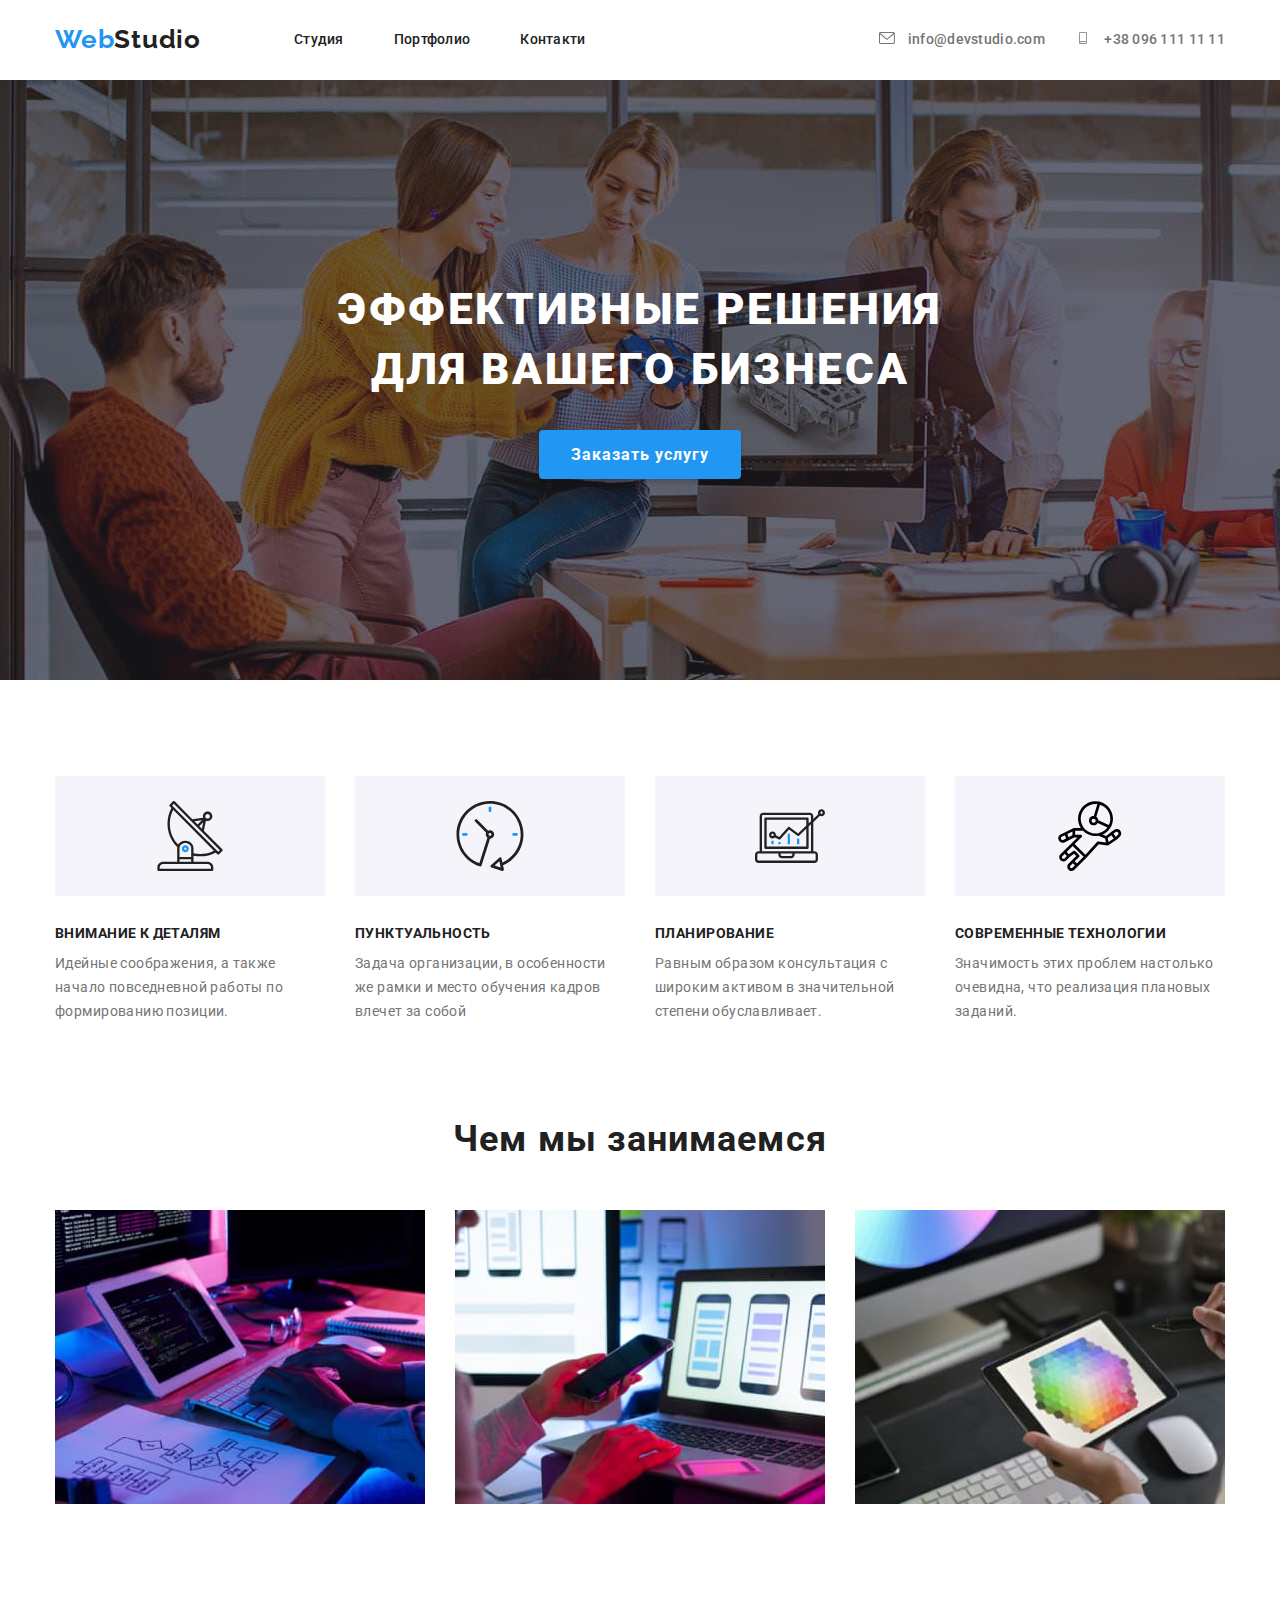
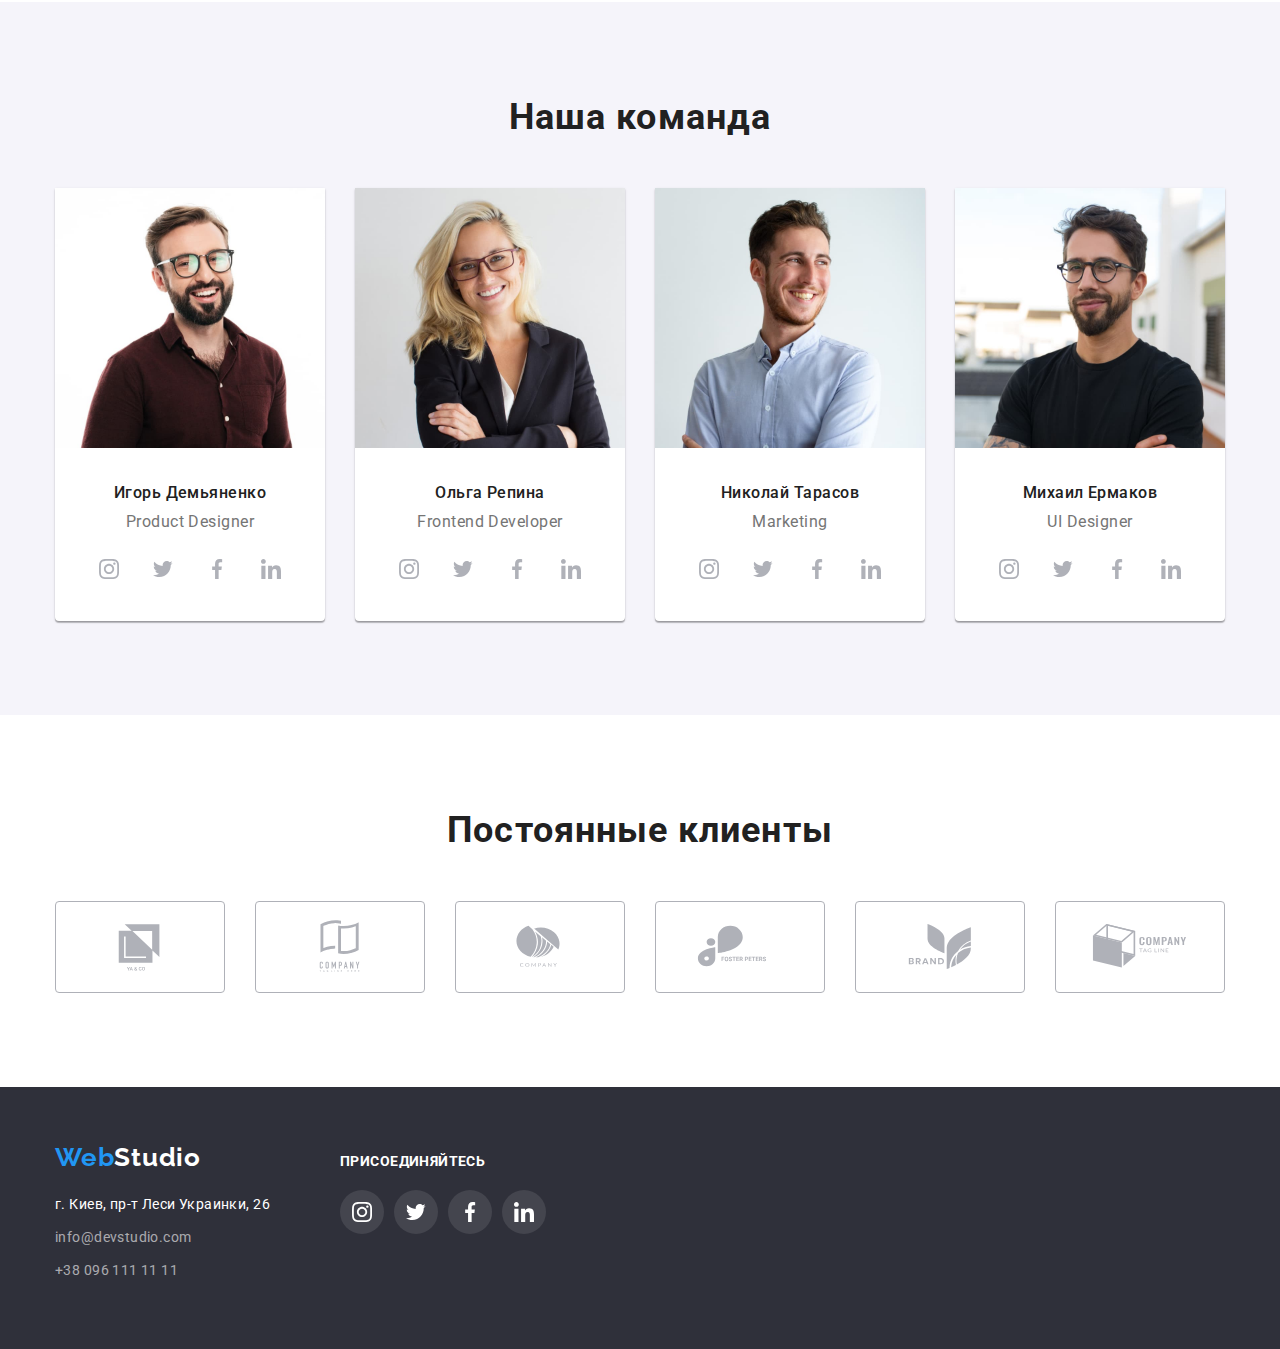
<file: index.html>
<!DOCTYPE html>
<html lang="ru">
  <head>
    <meta charset="UTF-8" />
    <meta http-equiv="X-UA-Compatible" content="IE=edge" />
    <meta name="viewport" content="width=device-width, initial-scale=1.0" />
    <title>homework three</title>
    <link rel="preconnect" href="https://fonts.googleapis.com" />
    <link rel="preconnect" href="https://fonts.gstatic.com" crossorigin />
    <link
      href="https://fonts.googleapis.com/css2?family=Raleway:wght@700&family=Roboto:wght@100;400;500;700;900&display=swap"
      rel="stylesheet"
    />
    <link
      rel="stylesheet"
      href="https://cdnjs.cloudflare.com/ajax/libs/modern-normalize/1.1.0/modern-normalize.min.css"
    />
    <link rel="stylesheet" href="./css/main.min.css" />
  </head>
  <body>
    <!-- Шапка or header -->
    <header class="header">
      <div class="box conteiner">
        <nav class="nav">
          <a class="nav__logo" href="index.html"><span class="nav--color">Web</span>Studio</a>
          <ul class="page">
            <li class="page__element page--activ"><a class="page__link" href="/">Студия</a></li>
            <li class="page__element"><a class="page__link" href="portfolio.html">Портфолио</a></li>
            <li class="page__element"><a class="page__link" href="contact.html">Контакти</a></li>
          </ul>
        </nav>
        <ul class="contacts">
          <li class="contacts__element">
            <a class="contacts__link" href="mailto:info@devstudio.com">
              <svg class="contacts__icon" width="16" height="12">
                <use href="./images/symbol-defs.svg#icon-envelope"></use>
              </svg>
              info@devstudio.com
            </a>
          </li>
          <li class="contacts__element">
            <a class="contacts__link" href="tel:+380961111111">
              <svg class="contacts__icon" width="16" height="12">
                <use href="./images/symbol-defs.svg#icon-smartphone"></use>
              </svg>
              +38 096 111 11 11
            </a>
          </li>
        </ul>
      </div>
    </header>

    <!-- Основной контент ot main -->
    <main>
      <!-- Герой or Hero -->
      <section class="hero">
        <div class="box-hero conteiner">
          <h1 class="box-hero__header">Эффективные решения<br />для вашего бизнеса</h1>
          <button class="button" type="button" data-open-modal>
            <span class="button-text">Заказать услугу</span>
          </button>

          <div class="overlay is-hidden" data-backdrop>
            <div class="form-box">
              <h2 class="form-box__header">Оставьте свои данные, мы вам перезвоним</h2>

              <!-- <form class="form" name="application" autocomplete="on">

                                <label class="form-label">

                                    <input class="form-label__input" type="text" name="name">
                                    <span class="form-label__text">Имя</span>
                                    <svg class="form-label__icon" widht="18" height="18">
                                        <use href="./images/symbol-defs.svg#icon-person-black-18dp-1"></use>
                                    </svg> 

                                </label>

                                <label class="form-label">
                                    
                                    <input class="form-label__input" type="tel" name="tel">
                                    <span class="form-label__text">Телефон</span>
                                    <svg class="form-label__icon" widht="18" height="18">
                                        <use href="./images/symbol-defs.svg#icon-phone-black-18dp-1"></use>
                                    </svg> 

                                </label>

                                <label class="form-label">
                                    
                                    <input class="form-label__input" type="email" name="email">
                                    <span class="form-label__text">Пошта</span>
                                    <svg class="form-label__icon" widht="18" height="18">
                                        <use href="./images/symbol-defs.svg#icon-email-black-18dp-1"></use>
                                    </svg> 

                                </label>

                                <label class="form-label">

                                    <textarea class="form-label__coment" name="comit" rows="10" placeholder="Введите текст"></textarea>
                                    <span class="form-label__text">Комментарий</span>

                                </label>

                                <label class="form-chekbox">
                                    <input class="form-chekbox__input visually-hidden" type="checkbox" name="good-luck">
                                    <p class="form-chekbox__text">Соглашаюсь с рассылкой и принимаю <a class="form-chekbox--blue" href="">Условия договора</a></p>
                                </label>

                                <button class="button button-form" type="submit">Отправить</button>

                            </form> -->

              <button class="button-end" type="button" data-close-modal>
                <svg class="button-end__icon" width="18" height="18">
                  <use href="./images/symbol-defs.svg#icon-end"></use>
                </svg>
              </button>
            </div>
          </div>
        </div>
      </section>

      <!-- Преимущества or Benefist -->
      <section class="benefist">
        <div class="benefist__box conteiner">
          <h2 class="visually-hidden">Преимущества</h2>
          <!-- Заховать -->
          <ul class="content">
            <li class="content__elements">
              <div class="content__fon">
                <svg width="70" height="70">
                  <use href="./images/symbol-defs.svg#icon-antenna-1"></use>
                </svg>
              </div>
              <h3 class="content__paragraph">Внимание к деталям</h3>
              <p class="content__text">
                Идейные соображения, а также начало повседневной работы по формированию позиции.
              </p>
            </li>

            <li class="content__elements">
              <div class="content__fon">
                <svg width="70" height="70">
                  <use href="./images/symbol-defs.svg#icon-clock-1"></use>
                </svg>
              </div>
              <h3 class="content__paragraph">Пунктуальность</h3>
              <p class="content__text">
                Задача организации, в особенности же рамки и место обучения кадров влечет за собой
              </p>
            </li>

            <li class="content__elements">
              <div class="content__fon">
                <svg width="70" height="70">
                  <use href="./images/symbol-defs.svg#icon-diagram-1"></use>
                </svg>
              </div>
              <h3 class="content__paragraph">Планирование</h3>
              <p class="content__text">
                Равным образом консультация с широким активом в значительной степени обуславливает.
              </p>
            </li>

            <li class="content__elements">
              <div class="content__fon">
                <svg width="70" height="70">
                  <use href="./images/symbol-defs.svg#icon-Group"></use>
                </svg>
              </div>
              <h3 class="content__paragraph">Современные технологии</h3>
              <p class="content__text">
                Значимость этих проблем настолько очевидна, что реализация плановых заданий.
              </p>
            </li>
          </ul>
        </div>
      </section>

      <!--Вид деятельность or Activity -->
      <section class="activity">
        <div class="activity-box conteiner">
          <h2 class="activity-box__header">Чем мы занимаемся</h2>
          <ul class="photo">
            <li class="photo__elements">
              <img src="images/box1.jpg" alt="програмування" width="370" height="294" />
              <!-- <p class="photo__text">Десктопные приложения</p> -->
            </li>
            <li class="photo__elements">
              <img
                src="images/box2.jpg"
                alt="розробка мобильних програм"
                width="370"
                height="294"
              />
              <!-- <p class="photo__text">Мобильные приложения</p> -->
            </li>
            <li class="photo__elements">
              <img src="images/box3.jpg" alt="плитка рольорив" width="370" height="294" />
              <!-- <p class="photo__text">Дизайнерские решения </p> -->
            </li>
          </ul>
        </div>
      </section>

      <!-- Команда or team -->
      <section class="team">
        <div class="team-box conteiner">
          <h2 class="team-box__header">Наша команда</h2>
          <ul class="list">
            <li class="list__elements">
              <img src="images/team/igor.jpg" alt="Игорь Демьяненко" width="270" height="260" />
              <div class="text">
                <h3 class="text__name">Игорь Демьяненко</h3>
                <p class="text__profession">Product Designer</p>
                <ul class="network">
                  <li class="network__elements">
                    <a class="network__link" href="https://www.instagram.com">
                      <svg class="network__icon" width="20" height="20">
                        <use href="./images/symbol-defs.svg#icon-instagram-2"></use>
                      </svg>
                    </a>
                  </li>
                  <li class="network__elements">
                    <a class="network__link" href="https://twitter.com/?lang=ru">
                      <svg class="network__icon" width="20" height="20">
                        <use href="./images/symbol-defs.svg#icon-Group-1"></use>
                      </svg>
                    </a>
                  </li>
                  <li class="network__elements">
                    <a class="network__link" href="https://www.facebook.com">
                      <svg class="network__icon" width="20" height="20">
                        <use href="./images/symbol-defs.svg#icon-facebook-1"></use>
                      </svg>
                    </a>
                  </li>
                  <li class="network__elements">
                    <a class="network__link" href="https://www.linkedin.com">
                      <svg class="network__icon" width="20" height="20">
                        <use href="./images/symbol-defs.svg#icon-linkedin-1"></use>
                      </svg>
                    </a>
                  </li>
                </ul>
              </div>
            </li>
            <li class="list__elements">
              <img src="images/team/olga.jpg" alt="Ольга Репина" width="270" height="260" />
              <div class="text">
                <h3 class="text__name">Ольга Репина</h3>
                <p class="text__profession">Frontend Developer</p>
                <ul class="network">
                  <li class="network__elements">
                    <a class="network__link" href="https://www.instagram.com">
                      <svg class="network__icon" width="20" height="20">
                        <use href="./images/symbol-defs.svg#icon-instagram-2"></use>
                      </svg>
                    </a>
                  </li>
                  <li class="network__elements">
                    <a class="network__link" href="https://twitter.com/?lang=ru">
                      <svg class="network__icon" width="20" height="20">
                        <use href="./images/symbol-defs.svg#icon-Group-1"></use>
                      </svg>
                    </a>
                  </li>
                  <li class="network__elements">
                    <a class="network__link" href="https://www.facebook.com">
                      <svg class="network__icon" width="20" height="20">
                        <use href="./images/symbol-defs.svg#icon-facebook-1"></use>
                      </svg>
                    </a>
                  </li>
                  <li class="network__elements">
                    <a class="network__link" href="https://www.linkedin.com">
                      <svg class="network__icon" width="20" height="20">
                        <use href="./images/symbol-defs.svg#icon-linkedin-1"></use>
                      </svg>
                    </a>
                  </li>
                </ul>
              </div>
            </li>
            <li class="list__elements">
              <img src="images/team/nikolay.jpg" alt="Николай Тарасов" width="270" height="260" />
              <div class="text">
                <h3 class="text__name">Николай Тарасов</h3>
                <p class="text__profession">Marketing</p>
                <ul class="network">
                  <li class="network__elements">
                    <a class="network__link" href="https://www.instagram.com">
                      <svg class="network__icon" width="20" height="20">
                        <use href="./images/symbol-defs.svg#icon-instagram-2"></use>
                      </svg>
                    </a>
                  </li>
                  <li class="network__elements">
                    <a class="network__link" href="https://twitter.com/?lang=ru">
                      <svg class="network__icon" width="20" height="20">
                        <use href="./images/symbol-defs.svg#icon-Group-1"></use>
                      </svg>
                    </a>
                  </li>
                  <li class="network__elements">
                    <a class="network__link" href="https://www.facebook.com">
                      <svg class="network__icon" width="20" height="20">
                        <use href="./images/symbol-defs.svg#icon-facebook-1"></use>
                      </svg>
                    </a>
                  </li>
                  <li class="network__elements">
                    <a class="network__link" href="https://www.linkedin.com">
                      <svg class="network__icon" width="20" height="20">
                        <use href="./images/symbol-defs.svg#icon-linkedin-1"></use>
                      </svg>
                    </a>
                  </li>
                </ul>
              </div>
            </li>
            <li class="list__elements">
              <img src="images/team/mihail.jpg" alt="Михаил Ермаков" width="270" height="260" />
              <div class="text">
                <h3 class="text__name">Михаил Ермаков</h3>
                <p class="text__profession">UI Designer</p>
                <ul class="network">
                  <li class="network__elements">
                    <a class="network__link" href="https://www.instagram.com">
                      <svg class="network__icon" width="20" height="20">
                        <use href="./images/symbol-defs.svg#icon-instagram-2"></use>
                      </svg>
                    </a>
                  </li>
                  <li class="network__elements">
                    <a class="network__link" href="https://twitter.com/?lang=ru">
                      <svg class="network__icon" width="20" height="20">
                        <use href="./images/symbol-defs.svg#icon-Group-1"></use>
                      </svg>
                    </a>
                  </li>
                  <li class="network__elements">
                    <a class="network__link" href="https://www.facebook.com">
                      <svg class="network__icon" width="20" height="20">
                        <use href="./images/symbol-defs.svg#icon-facebook-1"></use>
                      </svg>
                    </a>
                  </li>
                  <li class="network__elements">
                    <a class="network__link" href="https://www.linkedin.com">
                      <svg class="network__icon" width="20" height="20">
                        <use href="./images/symbol-defs.svg#icon-linkedin-1"></use>
                      </svg>
                    </a>
                  </li>
                </ul>
              </div>
            </li>
          </ul>
        </div>
      </section>

      <!-- Компании -->
      <section class="company">
        <div class="company-dox conteiner">
          <h2 class="company__header">Постоянные клиенты</h2>
          <ul class="company-list">
            <li class="company-list__elements">
              <a class="company-list__link" href="/">
                <svg class="company-list__logo" width="106" height="60">
                  <use href="./images/symbol-defs.svg#icon-Logo"></use>
                </svg>
              </a>
            </li>
            <li class="company-list__elements">
              <a class="company-list__link" href="/">
                <svg class="company-list__logo" width="106" height="60">
                  <use href="./images/symbol-defs.svg#icon-Logo-1"></use>
                </svg>
              </a>
            </li>
            <li class="company-list__elements">
              <a class="company-list__link" href="/">
                <svg class="company-list__logo" width="106" height="60">
                  <use href="./images/symbol-defs.svg#icon-Logo-2"></use>
                </svg>
              </a>
            </li>
            <li class="company-list__elements">
              <a class="company-list__link" href="/">
                <svg class="company-list__logo" width="106" height="60">
                  <use href="./images/symbol-defs.svg#icon-Logo-3"></use>
                </svg>
              </a>
            </li>
            <li class="company-list__elements">
              <a class="company-list__link" href="/">
                <svg class="company-list__logo" width="106" height="60">
                  <use href="./images/symbol-defs.svg#icon-Logo-4"></use>
                </svg>
              </a>
            </li>
            <li class="company-list__elements">
              <a class="company-list__link" href="/">
                <svg class="company-list__logo" width="106" height="60">
                  <use href="./images/symbol-defs.svg#icon-Logo-5"></use>
                </svg>
              </a>
            </li>
          </ul>
        </div>
      </section>
    </main>

    <!-- Подвал or footer -->
    <footer class="footer">
      <div class="footer-box conteiner">
        <!-- Логотип и адрес or logo and address-->
        <div class="address-box">
          <a class="address-box__logo" href="/"
            ><span class="address-box--color">Web</span>Studio</a
          >

          <address class="address">
            <ul>
              <li class="address__elements">
                <a class="address--style" href="http://surl.li/bouye"
                  >г. Киев, пр-т Леси Украинки, 26</a
                >
              </li>
              <li class="address__elements">
                <a class="address__link" href="mailto:info@devstudio.com">info@devstudio.com</a>
              </li>
              <li class="address__elements">
                <a class="address__link" href="tel:+380961111111">+38 096 111 11 11</a>
              </li>
            </ul>
          </address>
        </div>

        <!-- Соц.сети or network -->
        <div class="network-footer">
          <h2 class="network-footer__header">присоединяйтесь</h2>
          <ul class="network-footer-box">
            <li class="network-footer-box__elements">
              <a class="network-footer-box__link" href="https://www.instagram.com">
                <svg class="network-footer-box__icon" width="20" height="20">
                  <use href="./images/symbol-defs.svg#icon-instagram-2"></use>
                </svg>
              </a>
            </li>
            <li class="network-footer-box__elements">
              <a class="network-footer-box__link" href="https://twitter.com/?lang=ru">
                <svg class="network-footer-box__icon" width="20" height="20">
                  <use href="./images/symbol-defs.svg#icon-Group-1"></use>
                </svg>
              </a>
            </li>
            <li class="network-footer-box__elements">
              <a class="network-footer-box__link" href="https://www.facebook.com">
                <svg class="network-footer-box__icon" width="20" height="20">
                  <use href="./images/symbol-defs.svg#icon-facebook-1"></use>
                </svg>
              </a>
            </li>
            <li class="network-footer-box__elements">
              <a class="network-footer-box__link" href="https://www.linkedin.com">
                <svg class="network-footer-box__icon" width="20" height="20">
                  <use href="./images/symbol-defs.svg#icon-linkedin-1"></use>
                </svg>
              </a>
            </li>
          </ul>
        </div>

        <!-- Форма or form-footer -->
        <!-- <div class="form-footer-box">

                    <h2 class="form-footer-box__header">Подпишитесь на рассылку</h2>

                    <form class="form-footer">

                        <label>
                            <input class="form-footer__input" type="email" name="mail-p" placeholder="E-mail">
                        </label>

                        <button class="button" type="submit">Подписаться
                            <svg class="button__icon" width="24" height="24">
                                <use href="./images/symbol-defs.svg#icon-send"></use>
                            </svg>
                        </button>

                    </form>

                </div> -->
      </div>
    </footer>

    <!-- JavaScript -->
    <!-- <script src="./modal.js"></script> -->
  </body>
</html>
</file>
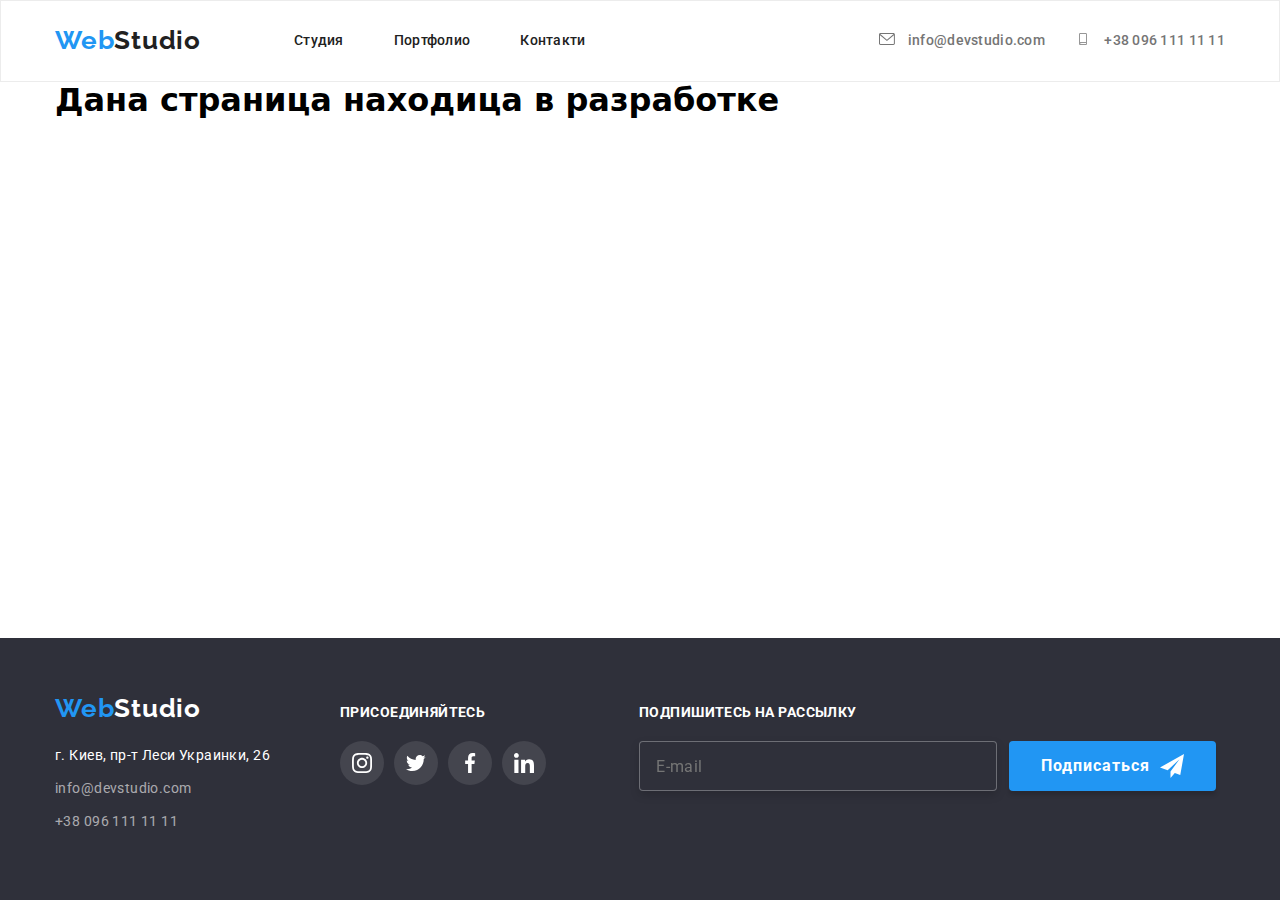
<file: contact.html>
<!DOCTYPE html>
<html lang="en">
  <head>
    <meta charset="UTF-8" />
    <meta http-equiv="X-UA-Compatible" content="IE=edge" />
    <meta name="viewport" content="width=device-width, initial-scale=1.0" />
    <title>homework one</title>
    <link rel="preconnect" href="https://fonts.googleapis.com" />
    <link rel="preconnect" href="https://fonts.gstatic.com" crossorigin />
    <link
      href="https://fonts.googleapis.com/css2?family=Raleway:wght@700&family=Roboto:wght@100;400;500;700;900&display=swap"
      rel="stylesheet"
    />
    <link
      rel="stylesheet"
      href="https://cdnjs.cloudflare.com/ajax/libs/modern-normalize/1.1.0/modern-normalize.min.css"
    />
    <link rel="stylesheet" href="./css/main.min.css" />
  </head>
  <body>
    <!-- Шапка or header -->
    <header class="header header--border">
      <div class="box conteiner">
        <nav class="nav">
          <a class="nav__logo" href="index.html"><span class="nav--color">Web</span>Studio</a>
          <ul class="page">
            <li class="page__element"><a class="page__link" href="/">Студия</a></li>
            <li class="page__element"><a class="page__link" href="portfolio.html">Портфолио</a></li>
            <li class="page__element page--activ">
              <a class="page__link" href="contact.html">Контакти</a>
            </li>
          </ul>
        </nav>
        <ul class="contacts">
          <li class="contacts__element">
            <a class="contacts__link" href="mailto:info@devstudio.com">
              <svg class="contacts__icon" width="16" height="12">
                <use href="./images/symbol-defs.svg#icon-envelope"></use>
              </svg>
              info@devstudio.com
            </a>
          </li>
          <li class="contacts__element">
            <a class="contacts__link" href="tel:+380961111111">
              <svg class="contacts__icon" width="16" height="12">
                <use href="./images/symbol-defs.svg#icon-smartphone"></use>
              </svg>
              +38 096 111 11 11
            </a>
          </li>
        </ul>
      </div>
    </header>

    <!-- Основной контент ot main -->
    <main class="conteiner">
      <h1>Дана страница находица в разработке</h1>
    </main>

    <!-- Подвал or footer -->
    <footer class="footer field footre-contact">
      <div class="footer-box conteiner">
        <!-- Логотип и адрес or logo and address-->
        <div class="address-box">
          <a class="address-box__logo" href="/"
            ><span class="address-box--color">Web</span>Studio</a
          >

          <address class="address">
            <ul>
              <li class="address__elements">
                <a class="address--style" href="http://surl.li/bouye"
                  >г. Киев, пр-т Леси Украинки, 26</a
                >
              </li>
              <li class="address__elements">
                <a class="address__link" href="mailto:info@devstudio.com">info@devstudio.com</a>
              </li>
              <li class="address__elements">
                <a class="address__link" href="tel:+380961111111">+38 096 111 11 11</a>
              </li>
            </ul>
          </address>
        </div>

        <!-- Соц.сети or network -->
        <div class="network-footer">
          <h2 class="network-footer__header">присоединяйтесь</h2>
          <ul class="network-footer-box">
            <li class="network-footer-box__elements">
              <a class="network-footer-box__link" href="https://www.instagram.com">
                <svg class="network-footer-box__icon" width="20" height="20">
                  <use href="./images/symbol-defs.svg#icon-instagram-2"></use>
                </svg>
              </a>
            </li>
            <li class="network-footer-box__elements">
              <a class="network-footer-box__link" href="https://twitter.com/?lang=ru">
                <svg class="network-footer-box__icon" width="20" height="20">
                  <use href="./images/symbol-defs.svg#icon-Group-1"></use>
                </svg>
              </a>
            </li>
            <li class="network-footer-box__elements">
              <a class="network-footer-box__link" href="https://www.facebook.com">
                <svg class="network-footer-box__icon" width="20" height="20">
                  <use href="./images/symbol-defs.svg#icon-facebook-1"></use>
                </svg>
              </a>
            </li>
            <li class="network-footer-box__elements">
              <a class="network-footer-box__link" href="https://www.linkedin.com">
                <svg class="network-footer-box__icon" width="20" height="20">
                  <use href="./images/symbol-defs.svg#icon-linkedin-1"></use>
                </svg>
              </a>
            </li>
          </ul>
        </div>

        <!-- Форма or form-footer -->
        <div class="form-footer-box">
          <h2 class="form-footer-box__header">Подпишитесь на рассылку</h2>

          <form class="form-footer">
            <label>
              <input class="form-footer__input" type="email" name="mail-p" placeholder="E-mail" />
            </label>

            <button class="button" type="submit">
              Подписаться
              <svg class="button__icon" width="24" height="24">
                <use href="./images/symbol-defs.svg#icon-send"></use>
              </svg>
            </button>
          </form>
        </div>
      </div>
    </footer>
  </body>
</html>
</file>
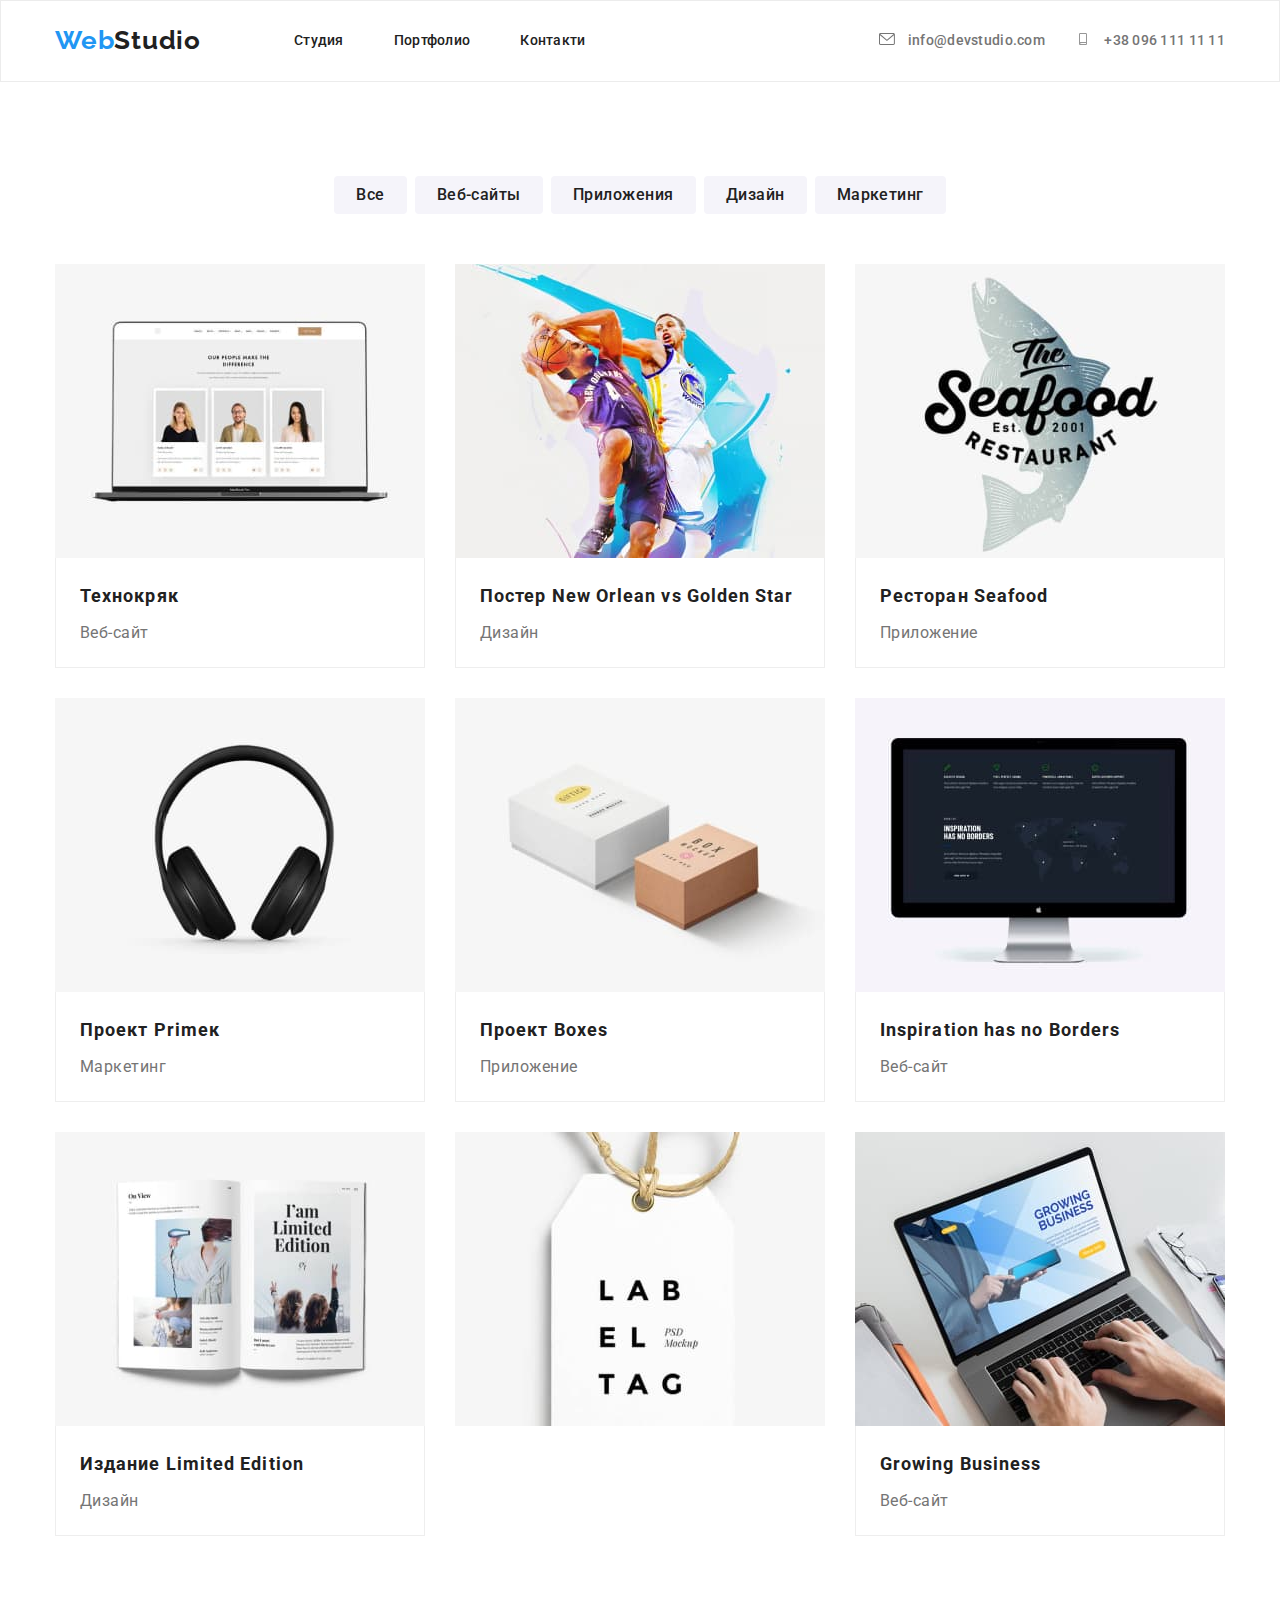
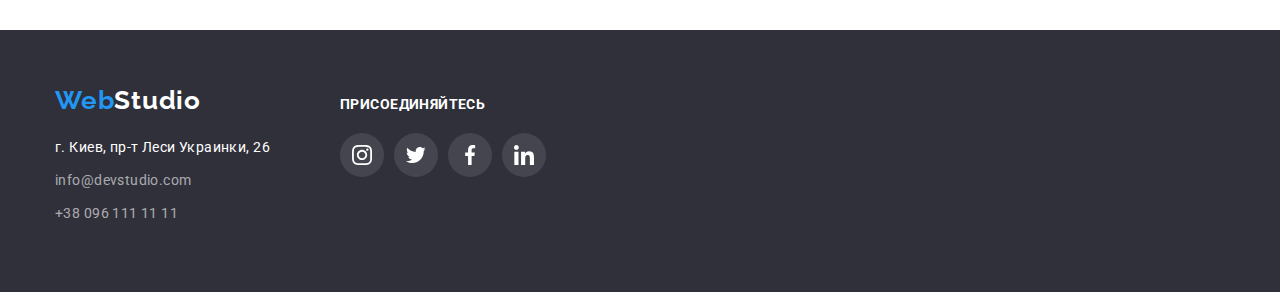
<file: portfolio.html>
<!DOCTYPE html>
<html lang="ru">
  <head>
    <meta charset="UTF-8" />
    <meta http-equiv="X-UA-Compatible" content="IE=edge" />
    <meta name="viewport" content="width=device-width, initial-scale=1.0" />
    <title>homework three</title>
    <link rel="preconnect" href="https://fonts.googleapis.com" />
    <link rel="preconnect" href="https://fonts.gstatic.com" crossorigin />
    <link
      href="https://fonts.googleapis.com/css2?family=Raleway:wght@700&family=Roboto:wght@100;400;500;700;900&display=swap"
      rel="stylesheet"
    />
    <link
      rel="stylesheet"
      href="https://cdnjs.cloudflare.com/ajax/libs/modern-normalize/1.1.0/modern-normalize.min.css"
    />
    <link rel="stylesheet" href="./css/main.min.css" />
  </head>
  <body>
    <!-- Шапка or header -->
    <header class="header header--border">
      <div class="box conteiner">
        <nav class="nav">
          <a class="nav__logo" href="index.html"><span class="nav--color">Web</span>Studio</a>
          <ul class="page">
            <li class="page__element page--activ"><a class="page__link" href="/">Студия</a></li>
            <li class="page__element"><a class="page__link" href="portfolio.html">Портфолио</a></li>
            <li class="page__element"><a class="page__link" href="contact.html">Контакти</a></li>
          </ul>
        </nav>
        <ul class="contacts">
          <li class="contacts__element">
            <a class="contacts__link" href="mailto:info@devstudio.com">
              <svg class="contacts__icon" width="16" height="12">
                <use href="./images/symbol-defs.svg#icon-envelope"></use>
              </svg>
              info@devstudio.com
            </a>
          </li>
          <li class="contacts__element">
            <a class="contacts__link" href="tel:+380961111111">
              <svg class="contacts__icon" width="16" height="12">
                <use href="./images/symbol-defs.svg#icon-smartphone"></use>
              </svg>
              +38 096 111 11 11
            </a>
          </li>
        </ul>
      </div>
    </header>

    <!-- Основной контент ot main -->
    <main class="main-portfolio field">
      <section class="conteiner">
        <h1 class="visually-hidden">Портфолио</h1>
        <!-- Заховать -->

        <ul class="filter">
          <li class="filter__elements">
            <button class="filter__button" type="button">Все</button>
          </li>
          <li class="filter__elements">
            <button class="filter__button" type="button">Веб-сайты</button>
          </li>
          <li class="filter__elements">
            <button class="filter__button" type="button">Приложения</button>
          </li>
          <li class="filter__elements">
            <button class="filter__button" type="button">Дизайн</button>
          </li>
          <li class="filter__elements">
            <button class="filter__button" type="button">Маркетинг</button>
          </li>
        </ul>

        <ul class="work">
          <li class="work__card">
            <a class="work__link" href="">
              <div class="work__photo">
                <img src="images/portfolio/technoquack.jpg" alt="MacBook Pro" />
                <!-- <div class="animation">
                  <p class="animation__text">
                    Ресурс предлагает комплексные предложения с разным уровнем функционала и
                    сервисов. Все это позволит посетителю получить исчерпывающие сведения о компании
                    или частном лице.
                  </p>
                </div> -->
              </div>

              <div class="work__box">
                <h2 class="work__from">Технокряк</h2>
                <p class="work__text">Веб-сайт</p>
              </div>
            </a>
          </li>

          <li class="work__card">
            <a class="work__link" href="">
              <div class="work__photo">
                <img src="images/portfolio/basketbal.jpg" alt="Баскетбол" />
                <!-- <div class="animation">
                  <p class="animation__text">
                    Ресурс предлагает комплексные предложения с разным уровнем функционала и
                    сервисов. Все это позволит посетителю получить исчерпывающие сведения о компании
                    или частном лице.
                  </p>
                </div> -->
              </div>

              <div class="work__box">
                <h2 class="work__from">Постер New Orlean vs Golden Star</h2>
                <p class="work__text">Дизайн</p>
              </div>
            </a>
          </li>

          <li class="work__card">
            <a href="" class="work__link">
              <div class="work__photo">
                <img src="images/portfolio/seafood.jpg" alt="Логотип ресторана" />
                <!-- <div class="animation">
                  <p class="animation__text">
                    Ресурс предлагает комплексные предложения с разным уровнем функционала и
                    сервисов. Все это позволит посетителю получить исчерпывающие сведения о компании
                    или частном лице.
                  </p>
                </div> -->
              </div>

              <div class="work__box">
                <h2 class="work__from">Ресторан Seafood</h2>
                <p class="work__text">Приложение</p>
              </div>
            </a>
          </li>

          <li class="work__card">
            <a href="" class="work__link">
              <div class="work__photo">
                <img src="images/portfolio/prime.jpg" alt="Наушники" />
                <!-- <div class="animation">
                  <p class="animation__text">
                    Ресурс предлагает комплексные предложения с разным уровнем функционала и
                    сервисов. Все это позволит посетителю получить исчерпывающие сведения о компании
                    или частном лице.
                  </p>
                </div> -->
              </div>

              <div class="work__box">
                <h2 class="work__from">Проект Primeк</h2>
                <p class="work__text">Маркетинг</p>
              </div>
            </a>
          </li>

          <li class="work__card">
            <a href="" class="work__link">
              <div class="work__photo">
                <img src="images/portfolio/boxes.jpg" alt="Две коробки" />
                <!-- <div class="animation">
                  <p class="animation__text">
                    Ресурс предлагает комплексные предложения с разным уровнем функционала и
                    сервисов. Все это позволит посетителю получить исчерпывающие сведения о компании
                    или частном лице.
                  </p>
                </div> -->
              </div>

              <div class="work__box">
                <h2 class="work__from">Проект Boxes</h2>
                <p class="work__text">Приложение</p>
              </div>
            </a>
          </li>

          <li class="work__card">
            <a href="" class="work__link">
              <div class="work__photo">
                <img src="images/portfolio/inspiration.jpg" alt="Монитор(экран)" />
                <!-- <div class="animation">
                  <p class="animation__text">
                    Ресурс предлагает комплексные предложения с разным уровнем функционала и
                    сервисов. Все это позволит посетителю получить исчерпывающие сведения о компании
                    или частном лице.
                  </p>
                </div> -->
              </div>

              <div class="work__box">
                <h2 class="work__from">Inspiration has no Borders</h2>
                <p class="work__text">Веб-сайт</p>
              </div>
            </a>
          </li>

          <li class="work__card">
            <a href="" class="work__link">
              <div class="work__photo">
                <img src="images/portfolio/limitededition.jpg" alt="Книга" />
                <!-- <div class="animation">
                  <p class="animation__text">
                    Ресурс предлагает комплексные предложения с разным уровнем функционала и
                    сервисов. Все это позволит посетителю получить исчерпывающие сведения о компании
                    или частном лице.
                  </p>
                </div> -->
              </div>

              <div class="work__box">
                <h2 class="work__from">Издание Limited Edition</h2>
                <p class="work__text">Дизайн</p>
              </div>
            </a>
          </li>

          <li class="work__card">
            <a href="" class="work__link">
              <div class="work__photo">
                <img src="images/portfolio/lab.jpg" alt="Бирка похожая на чайний пакетик" />
                <div class="animation">
                  <!-- <p class="animation__text">
                    Ресурс предлагает комплексные предложения с разным уровнем функционала и
                    сервисов. Все это позволит посетителю получить исчерпывающие сведения о компании
                    или частном лице.
                  </p>
                </div> -->
              </div>

              <div class="work__box">
                <h2 class="work__from">Проект LAB</h2>
                <p class="work__text">Веб-сайт</p>
              </div>
            </a>
          </li>

          <li class="work__card">
            <a href="" class="work__link">
              <div class="work__photo">
                <img src="images/portfolio/growingbusiness.jpg" alt="Ноутбук" />
                <!-- <div class="animation">
                  <p class="animation__text">
                    Ресурс предлагает комплексные предложения с разным уровнем функционала и
                    сервисов. Все это позволит посетителю получить исчерпывающие сведения о компании
                    или частном лице.
                  </p>
                </div> -->
              </div>

              <div class="work__box">
                <h2 class="work__from">Growing Business</h2>
                <p class="work__text">Веб-сайт</p>
              </div>
            </a>
          </li>
        </ul>
      </section>
    </main>

    <!-- Подвал or footer -->
    <footer class="footer">
      <div class="footer-box conteiner">
        <!-- Логотип и адрес or logo and address-->
        <div class="address-box">
          <a class="address-box__logo" href="/"
            ><span class="address-box--color">Web</span>Studio</a
          >

          <address class="address">
            <ul>
              <li class="address__elements">
                <a class="address--style" href="http://surl.li/bouye"
                  >г. Киев, пр-т Леси Украинки, 26</a
                >
              </li>
              <li class="address__elements">
                <a class="address__link" href="mailto:info@devstudio.com">info@devstudio.com</a>
              </li>
              <li class="address__elements">
                <a class="address__link" href="tel:+380961111111">+38 096 111 11 11</a>
              </li>
            </ul>
          </address>
        </div>

        <!-- Соц.сети or network -->
        <div class="network-footer">
          <h2 class="network-footer__header">присоединяйтесь</h2>
          <ul class="network-footer-box">
            <li class="network-footer-box__elements">
              <a class="network-footer-box__link" href="https://www.instagram.com">
                <svg class="network-footer-box__icon" width="20" height="20">
                  <use href="./images/symbol-defs.svg#icon-instagram-2"></use>
                </svg>
              </a>
            </li>
            <li class="network-footer-box__elements">
              <a class="network-footer-box__link" href="https://twitter.com/?lang=ru">
                <svg class="network-footer-box__icon" width="20" height="20">
                  <use href="./images/symbol-defs.svg#icon-Group-1"></use>
                </svg>
              </a>
            </li>
            <li class="network-footer-box__elements">
              <a class="network-footer-box__link" href="https://www.facebook.com">
                <svg class="network-footer-box__icon" width="20" height="20">
                  <use href="./images/symbol-defs.svg#icon-facebook-1"></use>
                </svg>
              </a>
            </li>
            <li class="network-footer-box__elements">
              <a class="network-footer-box__link" href="https://www.linkedin.com">
                <svg class="network-footer-box__icon" width="20" height="20">
                  <use href="./images/symbol-defs.svg#icon-linkedin-1"></use>
                </svg>
              </a>
            </li>
          </ul>
        </div>

        <!-- Форма or form-footer -->
        <!-- <div class="form-footer-box">

                    <h2 class="form-footer-box__header">Подпишитесь на рассылку</h2>

                    <form class="form-footer">

                        <label>
                            <input class="form-footer__input" type="email" name="mail-p" placeholder="E-mail">
                        </label>

                        <button class="button" type="submit">Подписаться
                            <svg class="button__icon" width="24" height="24">
                                <use href="./images/symbol-defs.svg#icon-send"></use>
                            </svg>
                        </button>

                    </form>

                </div> -->
      </div>
    </footer>
  </body>
</html>
</file>
<file: css/main.min.css>
body{width:100%;background-color:#fff}a{text-decoration:none}ul{list-style-type:none;margin:0;padding:0}h1,h2,h3,h4,h5,h6,p{margin:0;padding:0}input{padding:0;margin:0}.conteiner{max-width:100%;padding-left:15px;padding-right:15px;margin:0 calc((100% - 1200px) / 2)}.visually-hidden{position:absolute;width:1px;height:1px;margin:-1px;border:0;padding:0;clip:rect(0 0 0 0);overflow:hidden}.header{background-color:#fff}.header--border{border:1px solid #ececec}.box{display:-webkit-box;display:-ms-flexbox;display:flex}.nav{display:-webkit-box;display:-ms-flexbox;display:flex;margin-right:auto}.nav__logo{padding:24px 0;font-family:'Raleway';font-style:normal;font-weight:700;font-size:26px;line-height:1.19;letter-spacing:0.03em;color:#212121}.nav--color{color:#2196F3}.page{display:-webkit-box;display:-ms-flexbox;display:flex;margin-left:93px}.page__element{margin-right:50px;cursor:pointer}.page__element:last-of-type{margin-right:0}.page__link{position:relative;display:block;padding:32px 0;font-family:'Roboto';font-style:normal;font-weight:500;font-size:14px;line-height:1.14;letter-spacing:0.02em;color:#212121;-webkit-transition:color 250ms cubic-bezier(0.4, 0, 0.2, 1);transition:color 250ms cubic-bezier(0.4, 0, 0.2, 1)}.page__link:hover,.page__link:focus{color:#2196F3}.contacts{display:-webkit-box;display:-ms-flexbox;display:flex}.contacts__element:last-of-type{margin-left:30px}.contacts__link{display:block;padding:32px 0;font-family:'Roboto';font-style:normal;font-weight:500;font-size:14px;line-height:1.14;letter-spacing:0.02em;color:#757575}.contacts__icon{fill:currentColor;margin-right:10px;-webkit-transition:color 250ms cubic-bezier(0.4, 0, 0.2, 1);transition:color 250ms cubic-bezier(0.4, 0, 0.2, 1)}.contacts__link:hover,.contacts__link:focus{color:#2196F3}.footer{background-color:#2f303a}.footer-box{display:-webkit-box;display:-ms-flexbox;display:flex}.address-box{padding-top:55px;padding-bottom:66px;margin-right:70px}.address-box__logo{font-family:'Raleway';font-style:normal;font-weight:700;font-size:26px;line-height:1.19;letter-spacing:0.03em;color:#fff}.address-box--color{color:#2196F3}.address{margin-top:20px}.address__elements{margin-top:9px}.address__elements:first-of-type{margin-top:20px}.address--style{font-family:'Roboto';font-style:normal;font-weight:400;font-size:14px;line-height:1.71;letter-spacing:0.03em;color:#fff}.address__link{font-family:'Roboto';font-style:normal;font-weight:400;font-size:14px;line-height:1.71;letter-spacing:0.03em;color:rgba(255,255,255,0.6)}.network-footer{padding-top:67px;padding-bottom:106px;margin-right:93px}.network-footer__header{margin-bottom:20px;font-family:'Roboto';font-style:normal;font-weight:700;font-size:14px;line-height:1.14;letter-spacing:0.03em;text-transform:uppercase;color:#fff}.network-footer-box{display:-webkit-box;display:-ms-flexbox;display:flex}.network-footer-box__elements{margin-right:10px;width:44px;height:44px;border-radius:50%;background-color:rgba(255,255,255,0.1);-webkit-transition:background-color 250ms cubic-bezier(0.4, 0, 0.2, 1);transition:background-color 250ms cubic-bezier(0.4, 0, 0.2, 1)}.network-footer-box__elements:last-of-type{margin-right:0}.network-footer-box__elements:hover,.network-footer-box__elements:focus{background-color:#2196F3}.network-footer-box__link{display:-webkit-box;display:-ms-flexbox;display:flex;-webkit-box-pack:center;-ms-flex-pack:center;justify-content:center;-webkit-box-align:center;-ms-flex-align:center;align-items:center;width:100%;height:100%;color:#fff}.network-footer-box__icon{fill:currentColor}.network-footer-box__elements .network-footer-box__link:focus{background-color:#2196F3;border-radius:50%}.form-footer-box{padding-top:67px;padding-bottom:100px}.form-footer-box__header{margin-bottom:20px;font-family:'Roboto';font-style:normal;font-weight:700;font-size:14px;line-height:1.14;letter-spacing:0.03em;text-transform:uppercase;color:#fff}.form-footer{display:-webkit-box;display:-ms-flexbox;display:flex}.form-footer__input{width:358px;height:50px;padding-left:16px;margin-right:12px;border:1px solid rgba(255,255,255,0.3);-webkit-box-sizing:border-box;box-sizing:border-box;-webkit-filter:drop-shadow(0px 4px 4px rgba(0,0,0,0.15));filter:drop-shadow(0px 4px 4px rgba(0,0,0,0.15));border-radius:4px;font-family:'Roboto';font-style:normal;font-weight:400;font-size:16px;line-height:20px;display:-webkit-box;display:-ms-flexbox;display:flex;-webkit-box-align:center;-ms-flex-align:center;align-items:center;letter-spacing:0.03em;color:rgba(255,255,255,0.6);background-color:#2f303a}.button__icon{margin-left:10px;fill:currentColor}.footre-contact{position:fixed;bottom:0;left:0;width:100%}.hero{margin:0 auto;background-image:-webkit-gradient(linear, left top, left bottom, from(rgba(47,48,58,0.4))),url(../images/fon.jpg);background-image:linear-gradient(rgba(47,48,58,0.4)),url(../images/fon.jpg);max-width:1600px;height:600px}.hero::before{content:'';background-color:rgba(47,48,58,0.4)}.box-hero{padding-top:200px;padding-bottom:200px}.box-hero__header{margin-bottom:30px;font-family:'Roboto';font-style:normal;font-weight:900;font-size:44px;line-height:1.36;text-align:center;letter-spacing:0.06em;text-transform:uppercase;color:#fff}.button{display:-webkit-box;display:-ms-flexbox;display:flex;-webkit-box-align:center;-ms-flex-align:center;align-items:center;text-align:center;padding:10px 32px;margin:0 auto;font-family:'Roboto';font-style:normal;font-weight:700;font-size:16px;line-height:1.86;letter-spacing:0.06em;cursor:pointer;-webkit-box-shadow:0px 4px 4px rgba(0,0,0,0.15);box-shadow:0px 4px 4px rgba(0,0,0,0.15);border-radius:4px;border:none;color:#fff;background-color:#2196F3;-webkit-transform:scale(1);transform:scale(1);-webkit-transition:background-color 250ms cubic-bezier(0.4, 0, 0.2, 1),color 250ms cubic-bezier(0.4, 0, 0.2, 1),-webkit-transform 250ms cubic-bezier(0.4, 0, 0.2, 1);transition:background-color 250ms cubic-bezier(0.4, 0, 0.2, 1),color 250ms cubic-bezier(0.4, 0, 0.2, 1),-webkit-transform 250ms cubic-bezier(0.4, 0, 0.2, 1);transition:transform 250ms cubic-bezier(0.4, 0, 0.2, 1),background-color 250ms cubic-bezier(0.4, 0, 0.2, 1),color 250ms cubic-bezier(0.4, 0, 0.2, 1);transition:transform 250ms cubic-bezier(0.4, 0, 0.2, 1),background-color 250ms cubic-bezier(0.4, 0, 0.2, 1),color 250ms cubic-bezier(0.4, 0, 0.2, 1),-webkit-transform 250ms cubic-bezier(0.4, 0, 0.2, 1)}.button:hover,.button:focus{color:#2196F3;background-color:#fff}.button:active{-webkit-transform:scale(0.9);transform:scale(0.9)}.benefist{background-color:#fff}.benefist__box{padding-top:96px;padding-bottom:47px}.content{display:-webkit-box;display:-ms-flexbox;display:flex}.content__elements{margin-right:30px}.content__elements:last-of-type{margin-right:0}.content__fon{display:-webkit-box;display:-ms-flexbox;display:flex;-webkit-box-pack:center;-ms-flex-pack:center;justify-content:center;-webkit-box-align:center;-ms-flex-align:center;align-items:center;margin-bottom:30px;width:270px;height:120px;background-color:#f5f4fa}.content__paragraph{margin-bottom:10px;font-family:'Roboto';font-style:normal;font-weight:700;font-size:14px;line-height:1.14;letter-spacing:0.03em;text-transform:uppercase;color:#212121}.content__text{font-family:'Roboto';font-style:normal;font-weight:400;font-size:14px;line-height:1.71;letter-spacing:0.03em;color:#757575}.activity-box{padding-top:47px;padding-bottom:94px}.activity-box__header{font-family:'Roboto';font-style:normal;font-weight:700;font-size:36px;line-height:1.17;text-align:center;letter-spacing:0.03em;color:#212121}.photo{display:-webkit-box;display:-ms-flexbox;display:flex;margin-top:50px}.photo__elements{position:relative;margin-right:30px}.photo__elements:last-of-type{margin-right:0}.photo__text{position:absolute;bottom:0;left:0;width:100%;height:70px;padding:27px 0;font-family:'Roboto';font-style:normal;font-weight:700;font-size:14px;line-height:1.14;text-align:center;letter-spacing:0.03em;text-transform:uppercase;color:#fff;background-color:rgba(47,48,58,0.8)}.team{background-color:#f5f4fa}.team-box{padding-top:94px;padding-bottom:94px}.team-box__header{margin-bottom:50px;font-family:'Roboto';font-style:normal;font-weight:700;font-size:36px;line-height:1.17;text-align:center;letter-spacing:0.03em;color:#212121}.list{display:-webkit-box;display:-ms-flexbox;display:flex}.list__elements{width:270px;margin-right:30px;-webkit-box-shadow:0px 1px 3px rgba(0,0,0,0.12),0px 1px 1px rgba(0,0,0,0.14),0px 2px 1px rgba(0,0,0,0.2);box-shadow:0px 1px 3px rgba(0,0,0,0.12),0px 1px 1px rgba(0,0,0,0.14),0px 2px 1px rgba(0,0,0,0.2);border-radius:0px 0px 4px 4px;background-color:#fff}.list__elements:last-of-type{margin-right:0}.text{padding-top:30px;padding-bottom:30px}.text__name{margin-bottom:10px;font-family:'Roboto';font-style:normal;font-weight:500;font-size:16px;line-height:1.19;text-align:center;letter-spacing:0.03em;color:#212121}.text__profession{font-family:'Roboto';font-style:normal;font-weight:400;font-size:16px;line-height:1.19;text-align:center;letter-spacing:0.03em;color:#757575}.network{display:-webkit-box;display:-ms-flexbox;display:flex;margin:0 32px;margin-top:16px}.network__elements{margin-right:10px;width:44px;height:44px}.network__elements:last-of-type{margin-right:0}.network__link{display:-webkit-box;display:-ms-flexbox;display:flex;-webkit-box-pack:center;-ms-flex-pack:center;justify-content:center;-webkit-box-align:center;-ms-flex-align:center;align-items:center;width:100%;height:100%;border-radius:50%;color:#afb1b8;-webkit-transition:color 250ms cubic-bezier(0.4, 0, 0.2, 1),background-color 250ms cubic-bezier(0.4, 0, 0.2, 1);transition:color 250ms cubic-bezier(0.4, 0, 0.2, 1),background-color 250ms cubic-bezier(0.4, 0, 0.2, 1)}.network__link:hover,.network__link:focus{background-color:#2196F3;color:#fff}.network__icon{fill:currentColor}.company-dox{padding-top:94px;padding-bottom:94px}.company__header{margin-bottom:50px;font-family:'Roboto';font-style:normal;font-weight:700;font-size:36px;line-height:1.17;text-align:center;letter-spacing:0.03em;color:#212121}.company-list{display:-webkit-box;display:-ms-flexbox;display:flex}.company-list__elements{margin-right:30px;width:170px;height:92px;border:1px solid #afb1b8;-webkit-box-sizing:border-box;box-sizing:border-box;border-radius:4px;-webkit-transition:border-color 250ms cubic-bezier(0.4, 0, 0.2, 1);transition:border-color 250ms cubic-bezier(0.4, 0, 0.2, 1)}.company-list__elements:last-of-type{margin-right:0}.company-list__link{display:-webkit-box;display:-ms-flexbox;display:flex;-webkit-box-pack:center;-ms-flex-pack:center;justify-content:center;-webkit-box-align:center;-ms-flex-align:center;align-items:center;width:100%;height:100%;color:#afb1b8;-webkit-transition:color 250ms cubic-bezier(0.4, 0, 0.2, 1);transition:color 250ms cubic-bezier(0.4, 0, 0.2, 1)}.company-list__logo{fill:currentColor}.company-list__elements:hover,.company-list__elements:focus{color:#2196F3;border-color:#2196F3}.company-list__elements .company-list__link:hover,.company-list__elements .company-list__link:focus{color:#2196F3;border-color:#2196F3}.overlay{position:fixed;top:0;left:0;z-index:1000;width:100%;height:100%;background-color:rgba(0,0,0,0.2);opacity:1;-webkit-transform:scale(1);transform:scale(1);-webkit-transition:opacity 250ms cubic-bezier(0.4, 0, 0.2, 1),-webkit-transform 250ms cubic-bezier(0.4, 0, 0.2, 1);transition:opacity 250ms cubic-bezier(0.4, 0, 0.2, 1),-webkit-transform 250ms cubic-bezier(0.4, 0, 0.2, 1);transition:opacity 250ms cubic-bezier(0.4, 0, 0.2, 1),transform 250ms cubic-bezier(0.4, 0, 0.2, 1);transition:opacity 250ms cubic-bezier(0.4, 0, 0.2, 1),transform 250ms cubic-bezier(0.4, 0, 0.2, 1),-webkit-transform 250ms cubic-bezier(0.4, 0, 0.2, 1)}.is-hidden{opacity:0;pointer-events:none;-webkit-transform:scale(1.1);transform:scale(1.1)}.form-box{position:absolute;top:50%;left:50%;padding:40px 0;width:528px;height:581px;-webkit-box-shadow:0px 1px 3px rgba(0,0,0,0.12),0px 1px 1px rgba(0,0,0,0.14),0px 2px 1px rgba(0,0,0,0.2);box-shadow:0px 1px 3px rgba(0,0,0,0.12),0px 1px 1px rgba(0,0,0,0.14),0px 2px 1px rgba(0,0,0,0.2);border-radius:4px;background-color:#fff;-webkit-transform:translate(-50%, -50%);transform:translate(-50%, -50%)}.form-box__header{margin-bottom:12px;font-family:'Roboto';font-style:normal;font-weight:700;font-size:20px;line-height:1.15;text-align:center;letter-spacing:0.03em;color:#212121}.form{text-align:center}.form-label{position:relative;display:block;margin:0 40px;margin-top:28px}.form-label:first-of-type{margin-top:30px}.form-label__input{padding-left:42px;width:448px;height:40px;border:1px solid rgba(33,33,33,0.2);-webkit-box-sizing:border-box;box-sizing:border-box;border-radius:4px;outline:none}.form-label__coment{padding:12px 16px;width:448px;height:138px;border:1px solid rgba(33,33,33,0.2);-webkit-box-sizing:border-box;box-sizing:border-box;border-radius:4px;outline:none;resize:none;font-family:'Roboto';font-style:normal;font-weight:400;font-size:14px;line-height:16px;letter-spacing:0.01em;color:rgba(117,117,117,0.5)}.form-label__text{position:absolute;bottom:calc(100% + 4px);left:0;font-family:'Roboto';font-style:normal;font-weight:400;font-size:12px;line-height:1.17;letter-spacing:0.01em;color:#757575}.form-label__icon{position:absolute;top:50%;left:11px;-webkit-transform:translateY(-50%);transform:translateY(-50%);width:18px}.form-label__input:focus-within,.form-label__coment:focus-within{border:1px solid #2196F3}.form-label__input:focus-within ~ .form-label__icon{fill:#2196F3}.form-chekbox{display:inline-block;margin:20px 40px 30px 40px}.form-chekbox__text{position:relative;font-family:'Roboto';font-style:normal;font-weight:400;font-size:14px;line-height:1.71;letter-spacing:0.03em;color:#757575}.form-chekbox__text::before{content:'';position:absolute;right:100%;bottom:-3px;-webkit-transform:translate(-50%, -50%);transform:translate(-50%, -50%);width:16px;height:15px;border:2px solid #212121;border-radius:4px}.form-chekbox__input:focus ~ .form-chekbox__text::before{border-color:#2196F3}.form-chekbox__input:checked ~ .form-chekbox__text::before{border-color:#2196F3;background-image:url(../images/vector.svg);background-color:#2196F3;background-position:center;background-size:contain;background-origin:border-box;overflow:hidden}.form-chekbox--blue{color:#2196F3}.button-end{position:absolute;top:8px;right:8px;width:30px;height:30px;border:1px solid rgba(0,0,0,0.1);-webkit-box-sizing:border-box;box-sizing:border-box;border-radius:50%;background-color:#fff;cursor:pointer}.button-end__icon{display:-webkit-box;display:-ms-flexbox;display:flex;-webkit-box-pack:center;-ms-flex-pack:center;justify-content:center;-webkit-box-align:center;-ms-flex-align:center;align-items:center;fill:currentColor}.button-end:hover{color:#2196F3}.button-form:hover,.button-form:focus{border:2px solid #2196F3;background-origin:border-box}.main-portfolio{padding-top:94px;padding-bottom:94px}.filter{display:-webkit-box;display:-ms-flexbox;display:flex;-webkit-box-pack:center;-ms-flex-pack:center;justify-content:center}.filter__elements{margin-right:8px}.filter__elements:last-of-type{margin-right:0}.filter__button{padding:6px 22px;border:none;border-radius:4px;font-family:'Roboto';font-style:normal;font-weight:500;font-size:16px;line-height:1.63;text-align:center;letter-spacing:0.03em;background-color:#f5f4fa;color:#212121;-webkit-transition:background-color 250ms cubic-bezier(0.4, 0, 0.2, 1),color 250ms cubic-bezier(0.4, 0, 0.2, 1);transition:background-color 250ms cubic-bezier(0.4, 0, 0.2, 1),color 250ms cubic-bezier(0.4, 0, 0.2, 1)}.filter__button:hover,.filter__button:focus{color:#f5f4fa;background-color:#2196F3}.work{display:-webkit-box;display:-ms-flexbox;display:flex;-ms-flex-wrap:wrap;flex-wrap:wrap;margin-top:50px}.work__card:not(:nth-child(3n+3)){margin-right:30px}.work__card:not(:nth-child(-n+3)){margin-top:30px}.work__card:hover,.work__card:focus{-webkit-box-shadow:0px 1px 1px rgba(0,0,0,0.12),0px 4px 4px rgba(0,0,0,0.06),1px 4px 6px rgba(0,0,0,0.16);box-shadow:0px 1px 1px rgba(0,0,0,0.12),0px 4px 4px rgba(0,0,0,0.06),1px 4px 6px rgba(0,0,0,0.16)}.work__photo{position:relative;overflow:hidden;width:370px;height:294px}.work__box{padding:20px 24px;width:100%;height:110px;border:1px solid #eeeeee;border-top:none}.work__from{font-family:'Roboto';font-style:normal;font-weight:700;font-size:18px;line-height:2;letter-spacing:0.06em;color:#212121}.work__text{margin-top:4px;font-family:'Roboto';font-style:normal;font-weight:400;font-size:16px;line-height:1.88;letter-spacing:0.03em;color:#757575}.animation{position:absolute;top:0;left:0;padding:63px 24px;width:100%;height:100%;background-color:rgba(33,150,243,0.9);-webkit-transform:translateY(100%);transform:translateY(100%);-webkit-transition:-webkit-transform 250ms cubic-bezier(0.4, 0, 0.2, 1);transition:-webkit-transform 250ms cubic-bezier(0.4, 0, 0.2, 1);transition:transform 250ms cubic-bezier(0.4, 0, 0.2, 1);transition:transform 250ms cubic-bezier(0.4, 0, 0.2, 1), -webkit-transform 250ms cubic-bezier(0.4, 0, 0.2, 1)}.animation__text{font-family:'Roboto';font-style:normal;font-weight:400;font-size:18px;line-height:1.56;letter-spacing:0.03em;color:#fff}.work__link:hover .animation,.work__link:focus .animation{-webkit-transform:translateY(0);transform:translateY(0)}
/*# sourceMappingURL=main.min.css.map */
</file>
